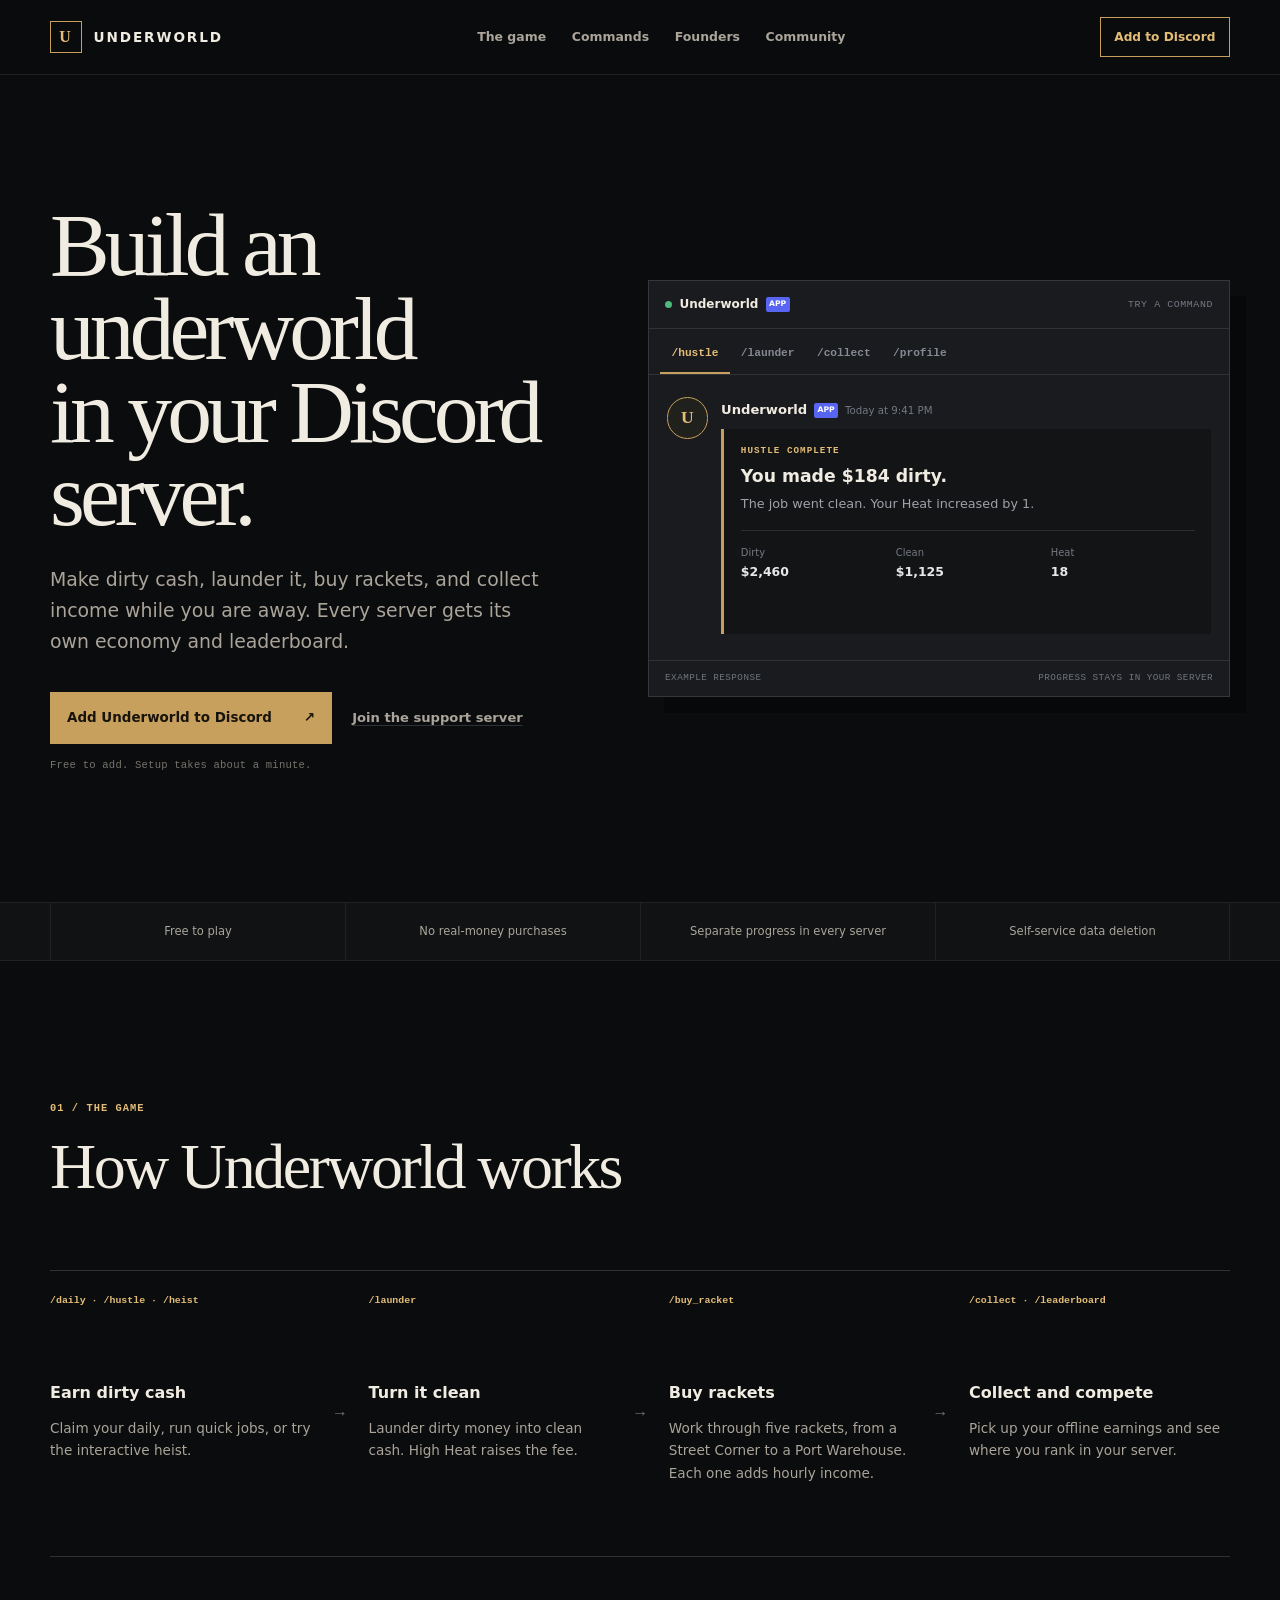
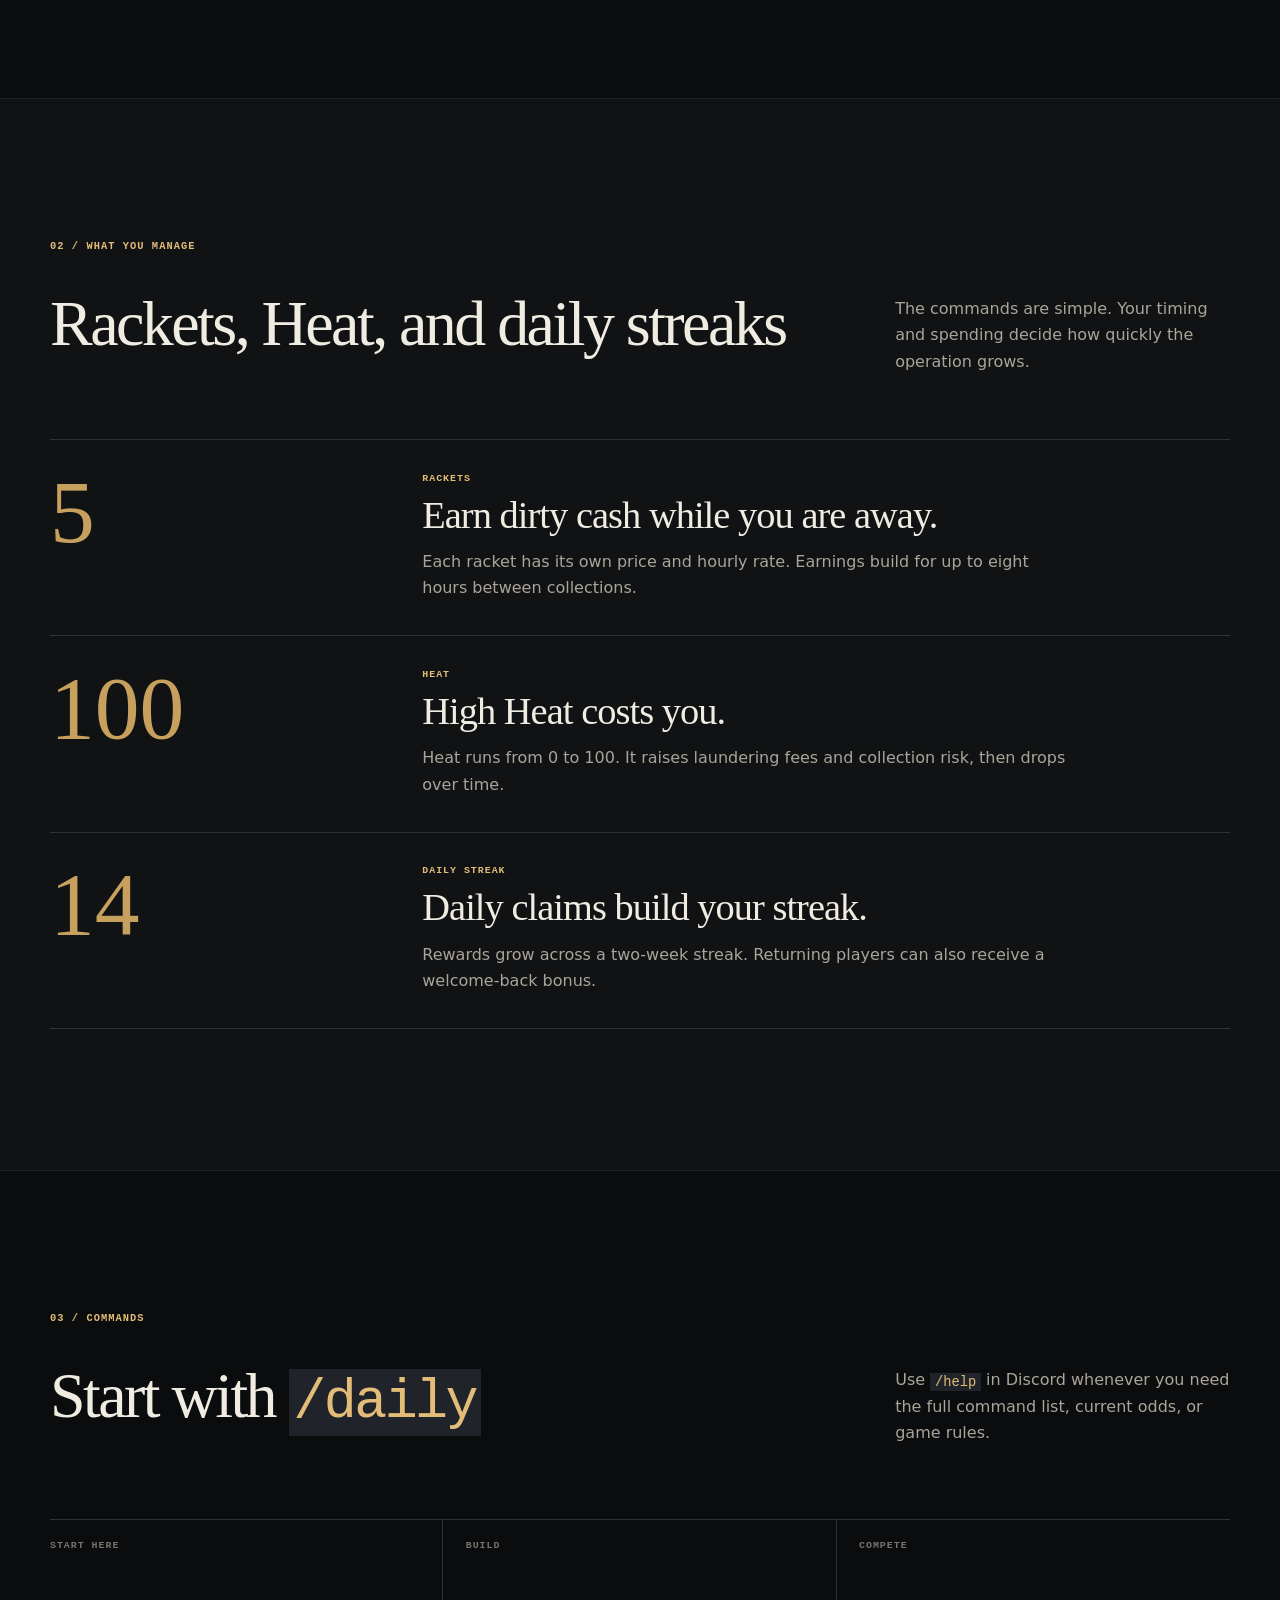
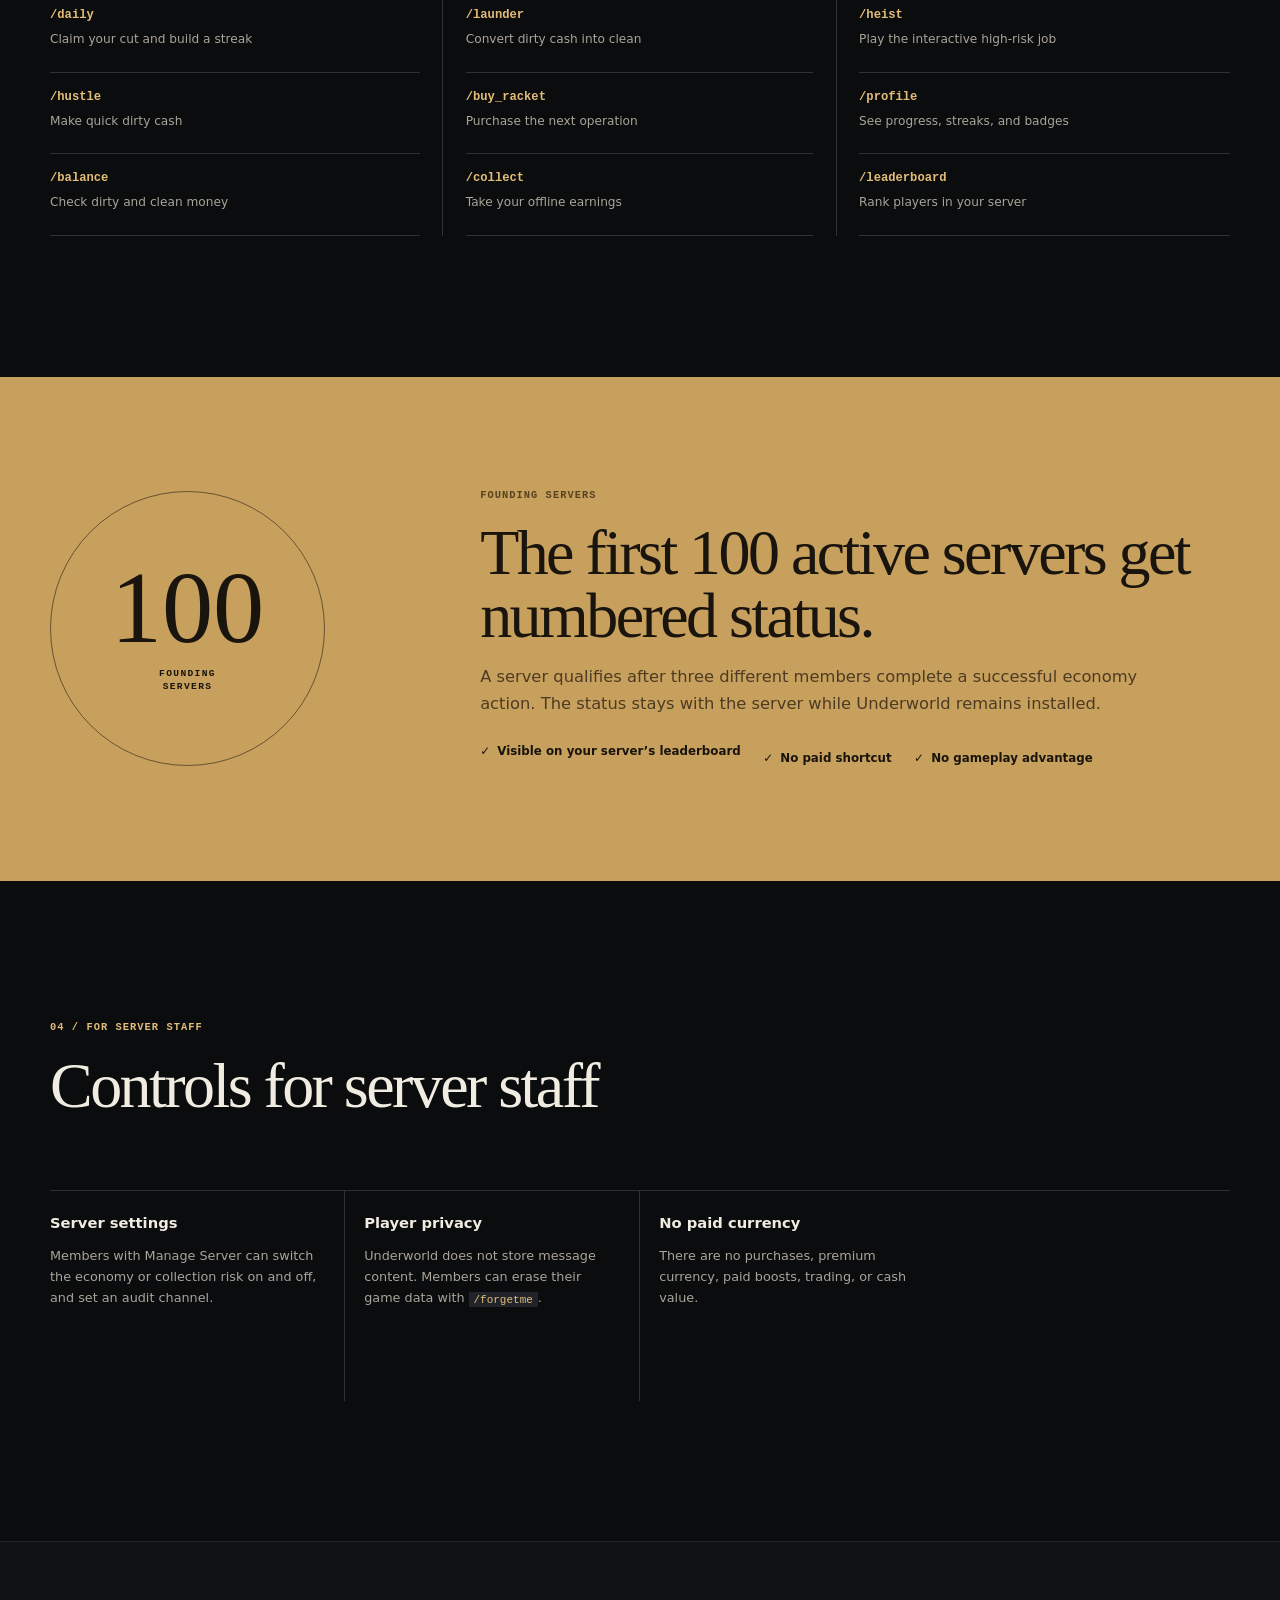
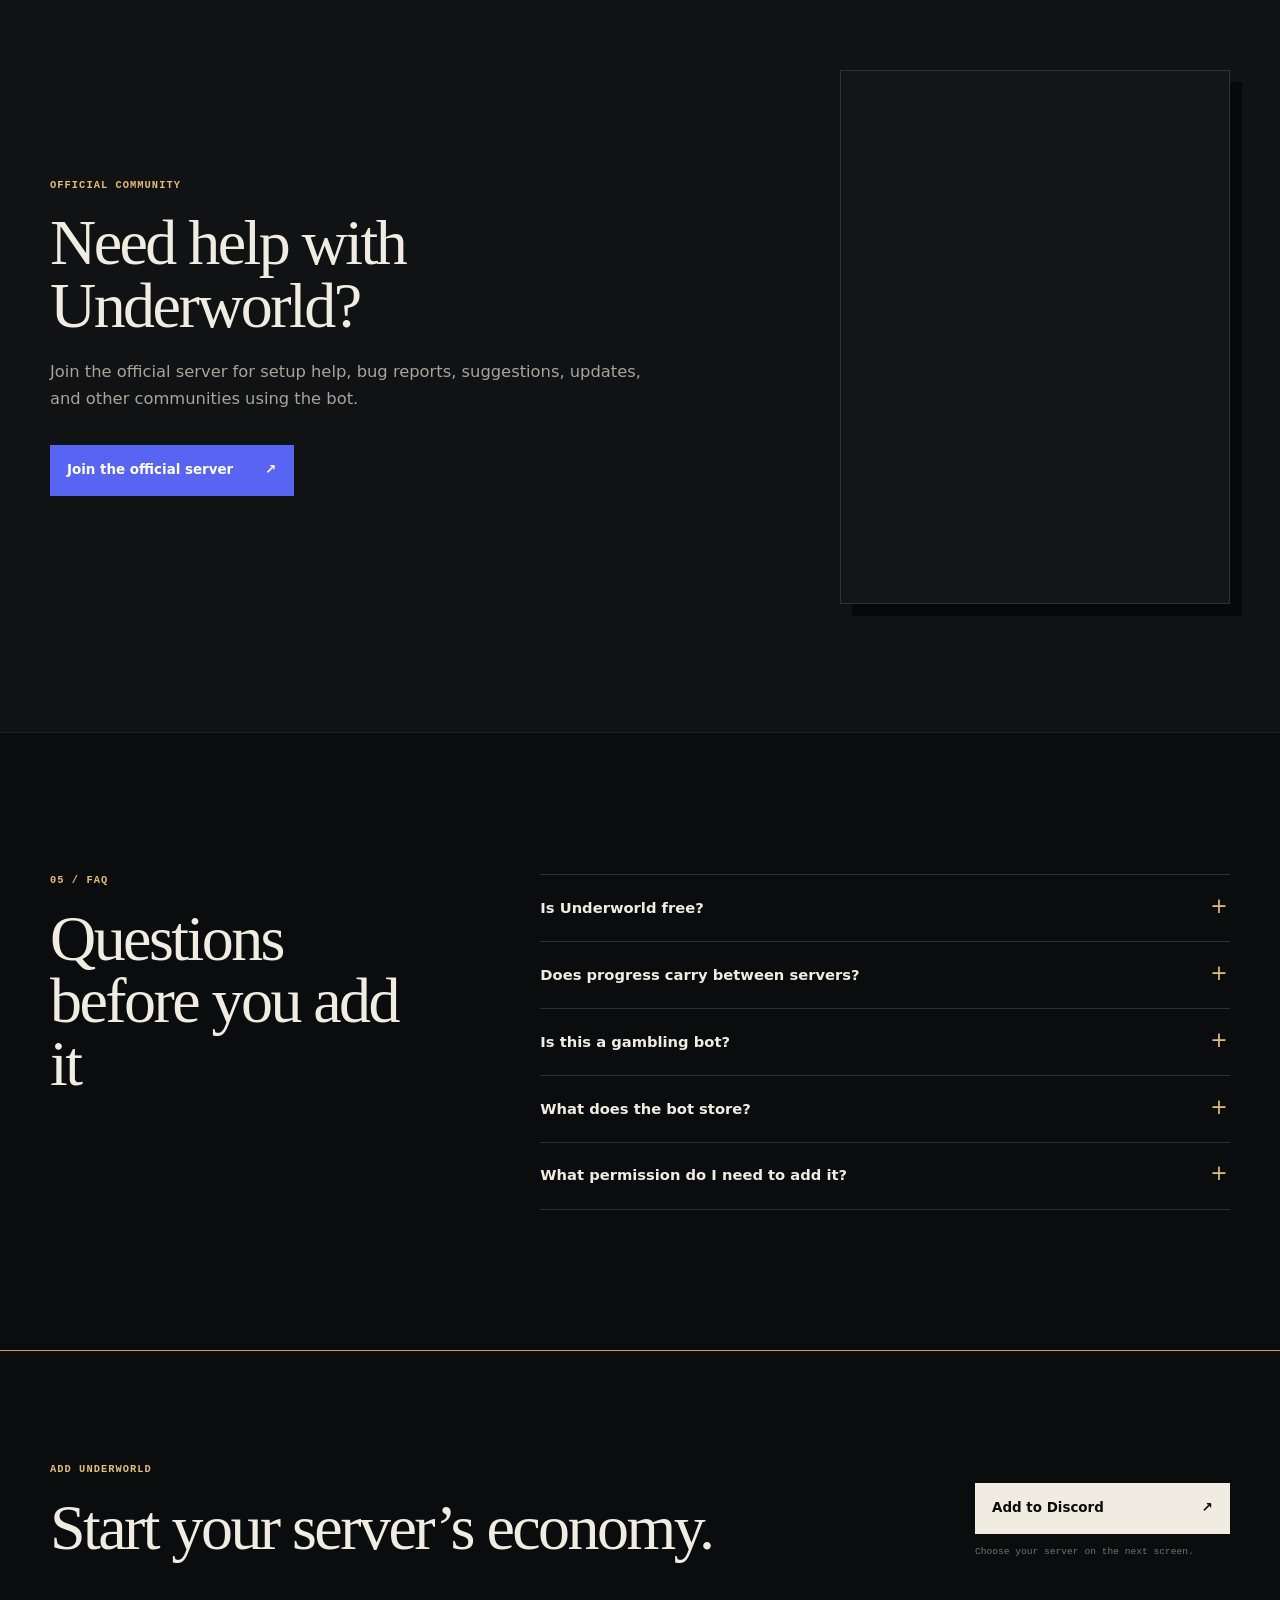
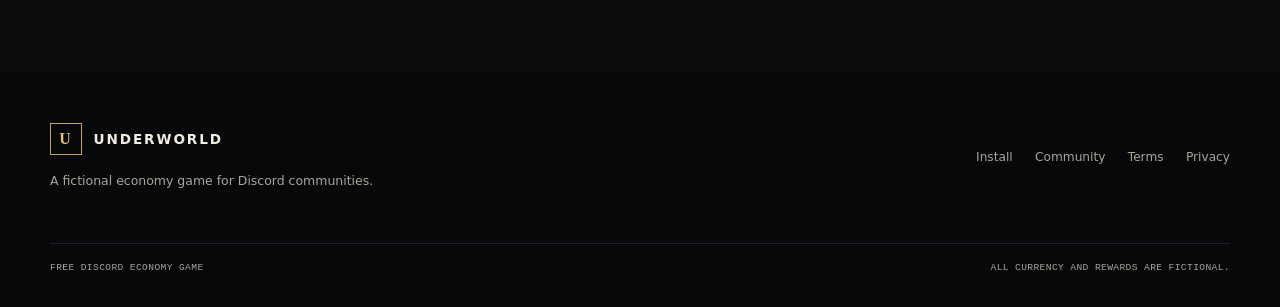
<file: index.html>
<!doctype html>
<html lang="en">
<head>
  <meta charset="utf-8">
  <meta name="viewport" content="width=device-width, initial-scale=1">
  <meta name="description" content="Underworld is a Discord economy game with dirty cash, laundering, rackets, Heat, streaks, and server leaderboards.">
  <meta name="theme-color" content="#0b0c0d">
  <meta property="og:type" content="website">
  <meta property="og:site_name" content="Underworld">
  <meta property="og:title" content="Underworld | A Discord economy game">
  <meta property="og:description" content="Make dirty cash, clean it, buy rackets, and compete with the rest of your server.">
  <meta property="og:url" content="https://joinunderworld.com/">
  <meta property="og:image" content="https://joinunderworld.com/og.png">
  <meta property="og:image:alt" content="Underworld, a Discord economy game">
  <meta name="twitter:card" content="summary_large_image">
  <meta name="twitter:title" content="Underworld | A Discord economy game">
  <meta name="twitter:description" content="Make dirty cash, clean it, buy rackets, and compete with the rest of your server.">
  <meta name="twitter:image" content="https://joinunderworld.com/og.png">
  <link rel="canonical" href="https://joinunderworld.com/">
  <link rel="icon" href="/favicon.svg" type="image/svg+xml">
  <title>Underworld | Discord Economy Bot</title>
  <link rel="stylesheet" href="site.css">
  <!-- Privacy-friendly analytics by Plausible -->
  <script async src="https://plausible.io/js/pa-GyqHx0YMHl3Pdd7LSScGl.js"></script>
  <script>
    window.plausible = window.plausible || function () {
      (window.plausible.q = window.plausible.q || []).push(arguments);
    };
    window.plausible.init = window.plausible.init || function (options) {
      window.plausible.o = options || {};
    };
    window.plausible.init();
  </script>
  <script src="site.js" defer></script>
</head>
<body>
  <a class="skip-link" href="#main">Skip to content</a>

  <header class="site-header">
    <div class="shell topbar">
      <a class="brand" href="/" aria-label="Underworld home">
        <span class="brand-mark" aria-hidden="true">U</span>
        <span>Underworld</span>
      </a>
      <nav aria-label="Primary navigation">
        <a href="#game">The game</a>
        <a href="#commands">Commands</a>
        <a href="#founders">Founders</a>
        <a class="plausible-event-name=Join+Discord+Server" href="/discord/" target="_blank" rel="noopener noreferrer">Community</a>
      </nav>
      <a class="header-cta plausible-event-name=Add+Bot+Click" href="/invite/" target="_blank" rel="noopener noreferrer">Add to Discord</a>
    </div>
  </header>

  <main id="main">
    <section class="hero shell">
      <div class="hero-copy">
        <h1>Build an underworld<br>in your Discord server.</h1>
        <p class="hero-lede">Make dirty cash, launder it, buy rackets, and collect income while you are away. Every server gets its own economy and leaderboard.</p>
        <div class="hero-actions">
          <a class="button button-primary plausible-event-name=Add+Bot+Click" href="/invite/" target="_blank" rel="noopener noreferrer"><span>Add Underworld to Discord</span><span aria-hidden="true">↗</span></a>
          <a class="text-link plausible-event-name=Join+Discord+Server" href="/discord/" target="_blank" rel="noopener noreferrer">Join the support server</a>
        </div>
        <p class="install-note">Free to add. Setup takes about a minute.</p>
      </div>

      <div class="demo" aria-label="Interactive Underworld command demo">
        <div class="demo-heading">
          <div><span class="online-dot" aria-hidden="true"></span><strong>Underworld</strong><small>APP</small></div>
          <span>Try a command</span>
        </div>
        <div class="demo-tabs" role="tablist" aria-label="Demo commands">
          <button class="demo-tab active plausible-event-name=Demo+Command" type="button" role="tab" aria-selected="true" aria-controls="demo-panel" data-demo="hustle">/hustle</button>
          <button class="demo-tab plausible-event-name=Demo+Command" type="button" role="tab" aria-selected="false" aria-controls="demo-panel" tabindex="-1" data-demo="launder">/launder</button>
          <button class="demo-tab plausible-event-name=Demo+Command" type="button" role="tab" aria-selected="false" aria-controls="demo-panel" tabindex="-1" data-demo="collect">/collect</button>
          <button class="demo-tab plausible-event-name=Demo+Command" type="button" role="tab" aria-selected="false" aria-controls="demo-panel" tabindex="-1" data-demo="profile">/profile</button>
        </div>
        <div class="demo-message" id="demo-panel" role="tabpanel" aria-live="polite">
          <div class="bot-avatar" aria-hidden="true">U</div>
          <div class="demo-content">
            <div class="message-author"><strong>Underworld</strong><span>APP</span><time>Today at 9:41 PM</time></div>
            <article class="response-card">
              <p class="response-label" id="demo-label">HUSTLE COMPLETE</p>
              <h2 id="demo-title">You made $184 dirty.</h2>
              <p id="demo-body">The job went clean. Your Heat increased by 1.</p>
              <dl class="response-stats" id="demo-stats">
                <div><dt>Dirty</dt><dd>$2,460</dd></div>
                <div><dt>Clean</dt><dd>$1,125</dd></div>
                <div><dt>Heat</dt><dd>18</dd></div>
              </dl>
            </article>
          </div>
        </div>
        <div class="demo-caption"><span>Example response</span><span>Progress stays in your server</span></div>
      </div>
    </section>

    <div class="principles">
      <div class="shell principle-row">
        <span>Free to play</span>
        <span>No real-money purchases</span>
        <span>Separate progress in every server</span>
        <span>Self-service data deletion</span>
      </div>
    </div>

    <section class="game-section shell" id="game">
      <header class="editorial-heading">
        <p class="section-index">01 / The game</p>
        <h2>How Underworld works</h2>
      </header>

      <div class="economy-flow" aria-label="The Underworld economy loop">
        <article>
          <p class="flow-command">/daily · /hustle · /heist</p>
          <h3>Earn dirty cash</h3>
          <p>Claim your daily, run quick jobs, or try the interactive heist.</p>
        </article>
        <span class="flow-arrow" aria-hidden="true">→</span>
        <article>
          <p class="flow-command">/launder</p>
          <h3>Turn it clean</h3>
          <p>Launder dirty money into clean cash. High Heat raises the fee.</p>
        </article>
        <span class="flow-arrow" aria-hidden="true">→</span>
        <article>
          <p class="flow-command">/buy_racket</p>
          <h3>Buy rackets</h3>
          <p>Work through five rackets, from a Street Corner to a Port Warehouse. Each one adds hourly income.</p>
        </article>
        <span class="flow-arrow" aria-hidden="true">→</span>
        <article>
          <p class="flow-command">/collect · /leaderboard</p>
          <h3>Collect and compete</h3>
          <p>Pick up your offline earnings and see where you rank in your server.</p>
        </article>
      </div>
    </section>

    <section class="depth-section">
      <div class="shell">
        <header class="editorial-heading split-heading">
          <p class="section-index">02 / What you manage</p>
          <h2>Rackets, Heat, and daily streaks</h2>
          <p>The commands are simple. Your timing and spending decide how quickly the operation grows.</p>
        </header>

        <div class="depth-list">
          <article>
            <div class="depth-number">5</div>
            <div><p class="depth-kicker">Rackets</p><h3>Earn dirty cash while you are away.</h3><p>Each racket has its own price and hourly rate. Earnings build for up to eight hours between collections.</p></div>
          </article>
          <article>
            <div class="depth-number">100</div>
            <div><p class="depth-kicker">Heat</p><h3>High Heat costs you.</h3><p>Heat runs from 0 to 100. It raises laundering fees and collection risk, then drops over time.</p></div>
          </article>
          <article>
            <div class="depth-number">14</div>
            <div><p class="depth-kicker">Daily streak</p><h3>Daily claims build your streak.</h3><p>Rewards grow across a two-week streak. Returning players can also receive a welcome-back bonus.</p></div>
          </article>
        </div>
      </div>
    </section>

    <section class="commands-section shell" id="commands">
      <header class="editorial-heading split-heading">
        <p class="section-index">03 / Commands</p>
        <h2>Start with <code>/daily</code></h2>
        <p>Use <code>/help</code> in Discord whenever you need the full command list, current odds, or game rules.</p>
      </header>

      <div class="command-directory">
        <div class="command-group">
          <p>Start here</p>
          <div><code>/daily</code><span>Claim your cut and build a streak</span></div>
          <div><code>/hustle</code><span>Make quick dirty cash</span></div>
          <div><code>/balance</code><span>Check dirty and clean money</span></div>
        </div>
        <div class="command-group">
          <p>Build</p>
          <div><code>/launder</code><span>Convert dirty cash into clean</span></div>
          <div><code>/buy_racket</code><span>Purchase the next operation</span></div>
          <div><code>/collect</code><span>Take your offline earnings</span></div>
        </div>
        <div class="command-group">
          <p>Compete</p>
          <div><code>/heist</code><span>Play the interactive high-risk job</span></div>
          <div><code>/profile</code><span>See progress, streaks, and badges</span></div>
          <div><code>/leaderboard</code><span>Rank players in your server</span></div>
        </div>
      </div>
    </section>

    <section class="founder-section" id="founders">
      <div class="shell founder-grid">
        <div class="founder-seal" aria-hidden="true"><span>100</span><small>FOUNDING<br>SERVERS</small></div>
        <div>
          <p class="section-index">Founding Servers</p>
          <h2>The first 100 active servers get numbered status.</h2>
          <p>A server qualifies after three different members complete a successful economy action. The status stays with the server while Underworld remains installed.</p>
          <ul>
            <li>Visible on your server’s leaderboard</li>
            <li>No paid shortcut</li>
            <li>No gameplay advantage</li>
          </ul>
        </div>
      </div>
    </section>

    <section class="owner-section shell">
      <header class="editorial-heading">
        <p class="section-index">04 / For server staff</p>
        <h2>Controls for server staff</h2>
      </header>
      <div class="owner-grid">
        <article><h3>Server settings</h3><p>Members with Manage Server can switch the economy or collection risk on and off, and set an audit channel.</p></article>
        <article><h3>Player privacy</h3><p>Underworld does not store message content. Members can erase their game data with <code>/forgetme</code>.</p></article>
        <article><h3>No paid currency</h3><p>There are no purchases, premium currency, paid boosts, trading, or cash value.</p></article>
      </div>
    </section>

    <section class="community-section">
      <div class="shell community-grid">
        <div class="community-copy">
          <p class="section-index">Official community</p>
          <h2>Need help with Underworld?</h2>
          <p>Join the official server for setup help, bug reports, suggestions, updates, and other communities using the bot.</p>
          <a class="button button-discord plausible-event-name=Join+Discord+Server" href="/discord/" target="_blank" rel="noopener noreferrer"><span>Join the official server</span><span aria-hidden="true">↗</span></a>
        </div>
        <div class="widget-wrap">
          <iframe src="https://discord.com/widget?id=1539761404016463912&amp;theme=dark" width="350" height="500" allowtransparency="true" frameborder="0" sandbox="allow-popups allow-popups-to-escape-sandbox allow-same-origin allow-scripts" title="Underworld official Discord server"></iframe>
        </div>
      </div>
    </section>

    <section class="faq-section shell">
      <header class="editorial-heading"><p class="section-index">05 / FAQ</p><h2>Questions before you add it</h2></header>
      <div class="faq-list">
        <details><summary>Is Underworld free?</summary><p>Yes. There are no purchases, subscriptions, premium tiers, paid boosts, or pay-to-win benefits.</p></details>
        <details><summary>Does progress carry between servers?</summary><p>No. Every server has an independent economy, balances, progression, and leaderboard.</p></details>
        <details><summary>Is this a gambling bot?</summary><p>No. Underworld uses fictional currency with no real-world value. Nothing can be bought, sold, traded, transferred, or cashed out.</p></details>
        <details><summary>What does the bot store?</summary><p>Discord IDs and the game state needed to keep progress working. Underworld does not store message content, usernames, email addresses, or payment details. Read the <a href="privacy.html">Privacy Policy</a> for the full explanation.</p></details>
        <details><summary>What permission do I need to add it?</summary><p>You need Manage Server in the Discord server where you want to install Underworld.</p></details>
      </div>
    </section>

    <section class="final-cta">
      <div class="shell final-cta-grid">
        <div><p class="section-index">Add Underworld</p><h2>Start your server’s economy.</h2></div>
        <div class="final-action">
          <a class="button button-inverse plausible-event-name=Add+Bot+Click" href="/invite/" target="_blank" rel="noopener noreferrer"><span>Add to Discord</span><span aria-hidden="true">↗</span></a>
          <p>Choose your server on the next screen.</p>
        </div>
      </div>
    </section>
  </main>

  <footer class="site-footer">
    <div class="shell footer-main">
      <div><a class="brand" href="/"><span class="brand-mark" aria-hidden="true">U</span><span>Underworld</span></a><p>A fictional economy game for Discord communities.</p></div>
      <div class="footer-links"><a class="plausible-event-name=Add+Bot+Click" href="/invite/" target="_blank" rel="noopener noreferrer">Install</a><a class="plausible-event-name=Join+Discord+Server" href="/discord/" target="_blank" rel="noopener noreferrer">Community</a><a href="terms.html">Terms</a><a href="privacy.html">Privacy</a></div>
    </div>
    <div class="shell footer-bottom"><span>Free Discord economy game</span><span>All currency and rewards are fictional.</span></div>
  </footer>

  <div class="mobile-install" aria-label="Install Underworld">
    <div><strong>Underworld</strong><span>Free · No purchases</span></div>
    <a class="plausible-event-name=Add+Bot+Click" href="/invite/" target="_blank" rel="noopener noreferrer">Add</a>
  </div>
</body>
</html>
</file>
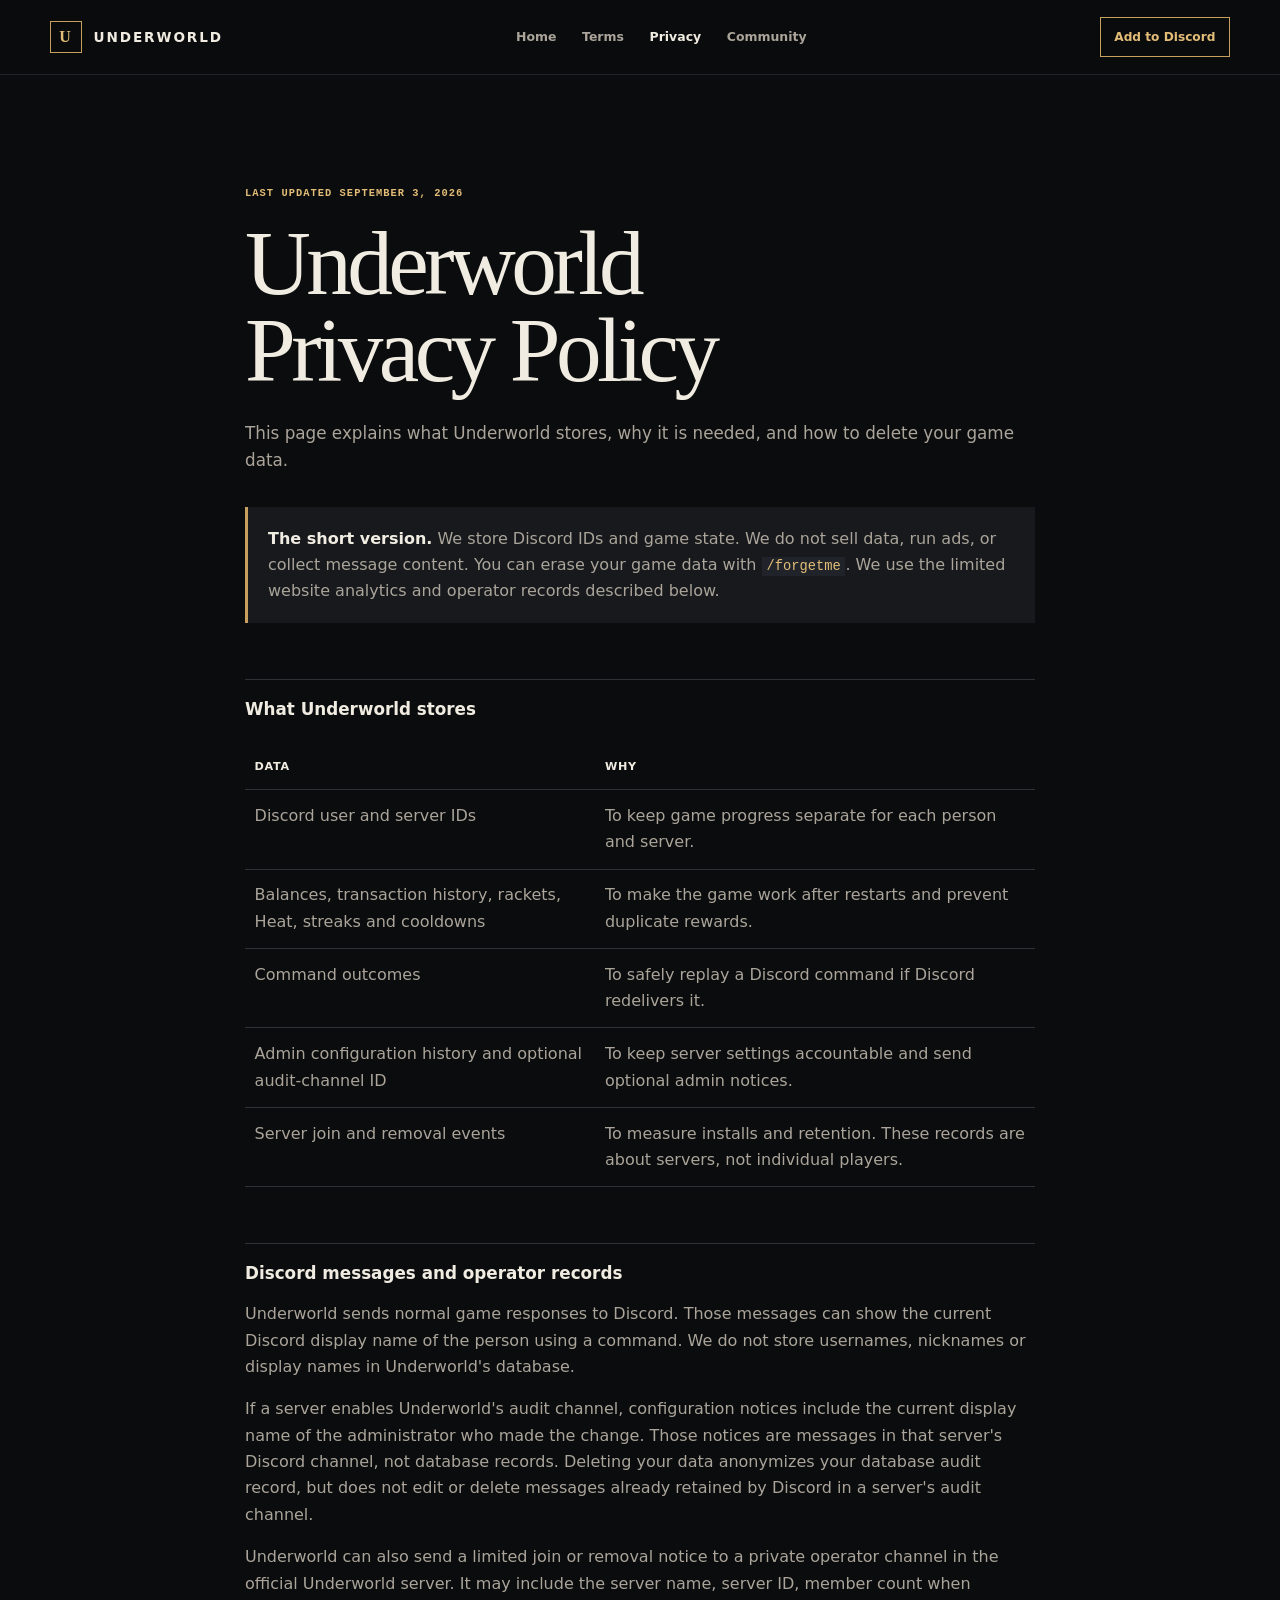
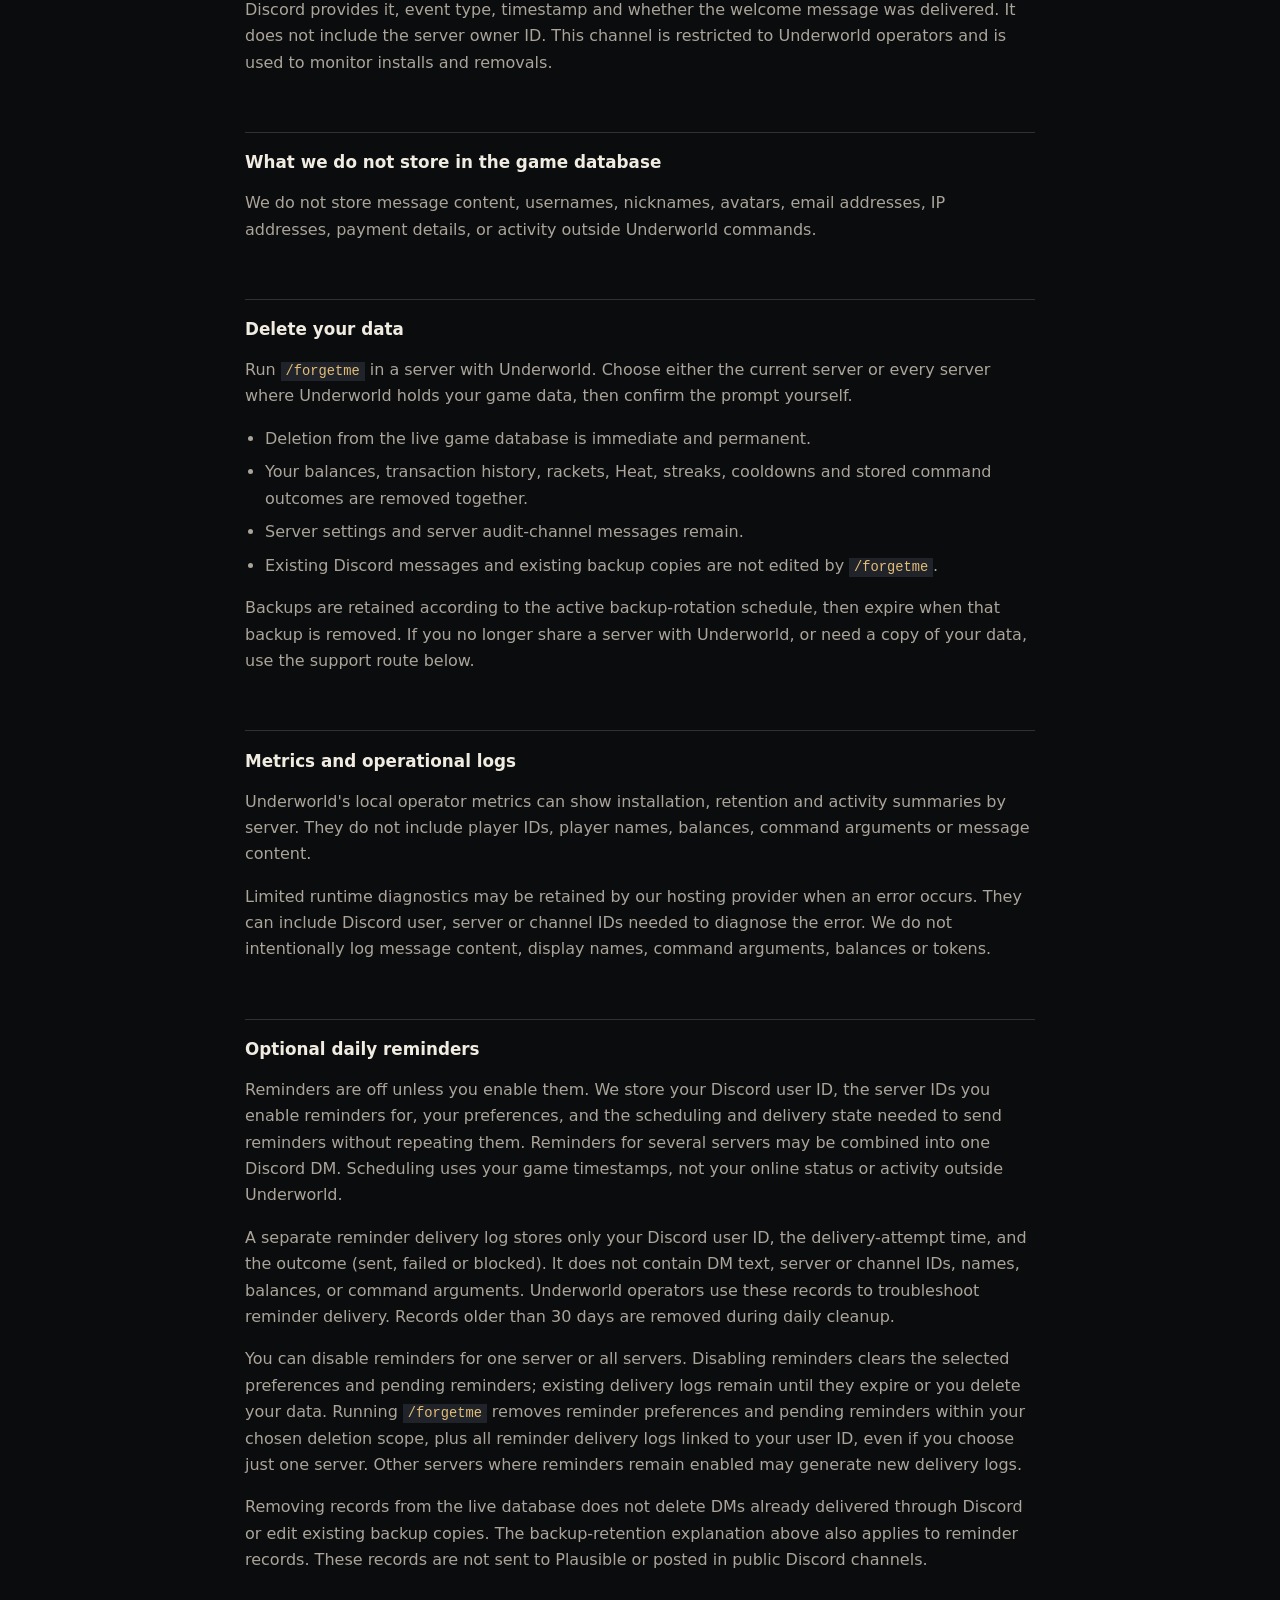
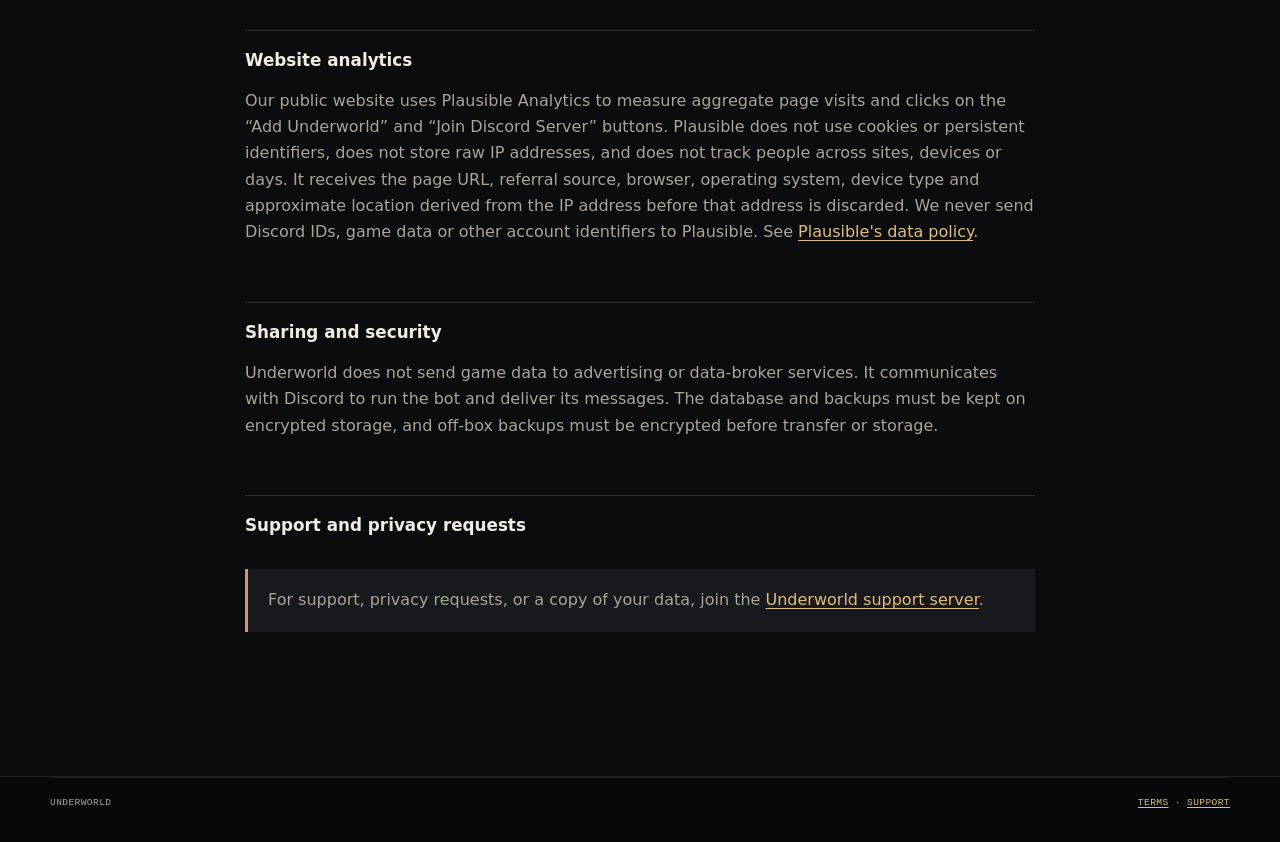
<file: privacy.html>
<!doctype html>
<html lang="en">
  <head>
    <meta charset="utf-8">
    <meta name="viewport" content="width=device-width, initial-scale=1">
    <meta name="description" content="Underworld's privacy policy.">
    <meta name="theme-color" content="#0d0e0f">
    <link rel="canonical" href="https://joinunderworld.com/privacy.html">
    <link rel="icon" href="/favicon.svg" type="image/svg+xml">
    <title>Privacy · Underworld</title>
    <link rel="stylesheet" href="site.css">
    <!-- Privacy-friendly analytics by Plausible -->
    <script async src="https://plausible.io/js/pa-GyqHx0YMHl3Pdd7LSScGl.js"></script>
    <script>
      window.plausible = window.plausible || function () {
        (window.plausible.q = window.plausible.q || []).push(arguments);
      };
      window.plausible.init = window.plausible.init || function (options) {
        window.plausible.o = options || {};
      };
      window.plausible.init();
    </script>
  </head>
  <body>
    <header class="site-header">
      <div class="shell topbar">
        <a class="brand" href="/" aria-label="Underworld home"><span class="brand-mark" aria-hidden="true">U</span><span>Underworld</span></a>
        <nav aria-label="Primary navigation">
          <a href="/">Home</a>
          <a href="terms.html">Terms</a>
          <a aria-current="page" href="privacy.html">Privacy</a>
          <a class="plausible-event-name=Join+Discord+Server" href="/discord/" target="_blank" rel="noopener noreferrer">Community</a>
        </nav>
        <a class="header-cta plausible-event-name=Add+Bot+Click" href="/invite/" target="_blank" rel="noopener noreferrer">Add to Discord</a>
      </div>
    </header>
    <main class="shell">
      <p class="eyebrow">Last updated September 3, 2026</p>
      <h1>Underworld<br>Privacy Policy</h1>
      <p class="lede">This page explains what Underworld stores, why it is needed, and how to delete your game data.</p>

      <section class="promise">
        <strong>The short version.</strong> We store Discord IDs and game state. We do not sell data, run ads, or collect message content. You can erase your game data with <code>/forgetme</code>. We use the limited website analytics and operator records described below.
      </section>

      <h2>What Underworld stores</h2>
      <table>
        <thead><tr><th>Data</th><th>Why</th></tr></thead>
        <tbody>
          <tr><td>Discord user and server IDs</td><td>To keep game progress separate for each person and server.</td></tr>
          <tr><td>Balances, transaction history, rackets, Heat, streaks and cooldowns</td><td>To make the game work after restarts and prevent duplicate rewards.</td></tr>
          <tr><td>Command outcomes</td><td>To safely replay a Discord command if Discord redelivers it.</td></tr>
          <tr><td>Admin configuration history and optional audit-channel ID</td><td>To keep server settings accountable and send optional admin notices.</td></tr>
          <tr><td>Server join and removal events</td><td>To measure installs and retention. These records are about servers, not individual players.</td></tr>
        </tbody>
      </table>

      <h2>Discord messages and operator records</h2>
      <p>Underworld sends normal game responses to Discord. Those messages can show the current Discord display name of the person using a command. We do not store usernames, nicknames or display names in Underworld's database.</p>
      <p>If a server enables Underworld's audit channel, configuration notices include the current display name of the administrator who made the change. Those notices are messages in that server's Discord channel, not database records. Deleting your data anonymizes your database audit record, but does not edit or delete messages already retained by Discord in a server's audit channel.</p>
      <p>Underworld can also send a limited join or removal notice to a private operator channel in the official Underworld server. It may include the server name, server ID, member count when Discord provides it, event type, timestamp and whether the welcome message was delivered. It does not include the server owner ID. This channel is restricted to Underworld operators and is used to monitor installs and removals.</p>

      <h2>What we do not store in the game database</h2>
      <p>We do not store message content, usernames, nicknames, avatars, email addresses, IP addresses, payment details, or activity outside Underworld commands.</p>

      <h2>Delete your data</h2>
      <p>Run <code>/forgetme</code> in a server with Underworld. Choose either the current server or every server where Underworld holds your game data, then confirm the prompt yourself.</p>
      <ul>
        <li>Deletion from the live game database is immediate and permanent.</li>
        <li>Your balances, transaction history, rackets, Heat, streaks, cooldowns and stored command outcomes are removed together.</li>
        <li>Server settings and server audit-channel messages remain.</li>
        <li>Existing Discord messages and existing backup copies are not edited by <code>/forgetme</code>.</li>
      </ul>
      <p>Backups are retained according to the active backup-rotation schedule, then expire when that backup is removed. If you no longer share a server with Underworld, or need a copy of your data, use the support route below.</p>

      <h2>Metrics and operational logs</h2>
      <p>Underworld's local operator metrics can show installation, retention and activity summaries by server. They do not include player IDs, player names, balances, command arguments or message content.</p>
      <p>Limited runtime diagnostics may be retained by our hosting provider when an error occurs. They can include Discord user, server or channel IDs needed to diagnose the error. We do not intentionally log message content, display names, command arguments, balances or tokens.</p>

      <h2>Optional daily reminders</h2>
      <p>Reminders are off unless you enable them. We store your Discord user ID, the server IDs you enable reminders for, your preferences, and the scheduling and delivery state needed to send reminders without repeating them. Reminders for several servers may be combined into one Discord DM. Scheduling uses your game timestamps, not your online status or activity outside Underworld.</p>
      <p>A separate reminder delivery log stores only your Discord user ID, the delivery-attempt time, and the outcome (sent, failed or blocked). It does not contain DM text, server or channel IDs, names, balances, or command arguments. Underworld operators use these records to troubleshoot reminder delivery. Records older than 30 days are removed during daily cleanup.</p>
      <p>You can disable reminders for one server or all servers. Disabling reminders clears the selected preferences and pending reminders; existing delivery logs remain until they expire or you delete your data. Running <code>/forgetme</code> removes reminder preferences and pending reminders within your chosen deletion scope, plus all reminder delivery logs linked to your user ID, even if you choose just one server. Other servers where reminders remain enabled may generate new delivery logs.</p>
      <p>Removing records from the live database does not delete DMs already delivered through Discord or edit existing backup copies. The backup-retention explanation above also applies to reminder records. These records are not sent to Plausible or posted in public Discord channels.</p>

      <h2>Website analytics</h2>
      <p>Our public website uses Plausible Analytics to measure aggregate page visits and clicks on the “Add Underworld” and “Join Discord Server” buttons. Plausible does not use cookies or persistent identifiers, does not store raw IP addresses, and does not track people across sites, devices or days. It receives the page URL, referral source, browser, operating system, device type and approximate location derived from the IP address before that address is discarded. We never send Discord IDs, game data or other account identifiers to Plausible. See <a href="https://plausible.io/data-policy">Plausible's data policy</a>.</p>

      <h2>Sharing and security</h2>
      <p>Underworld does not send game data to advertising or data-broker services. It communicates with Discord to run the bot and deliver its messages. The database and backups must be kept on encrypted storage, and off-box backups must be encrypted before transfer or storage.</p>

      <h2>Support and privacy requests</h2>
      <div class="notice">For support, privacy requests, or a copy of your data, join the <a href="/discord/">Underworld support server</a>.</div>
    </main>
    <footer><div class="shell footer-bottom"><span>Underworld</span><span><a href="terms.html">Terms</a> · <a href="/discord/">Support</a></span></div></footer>
  </body>
</html>
</file>
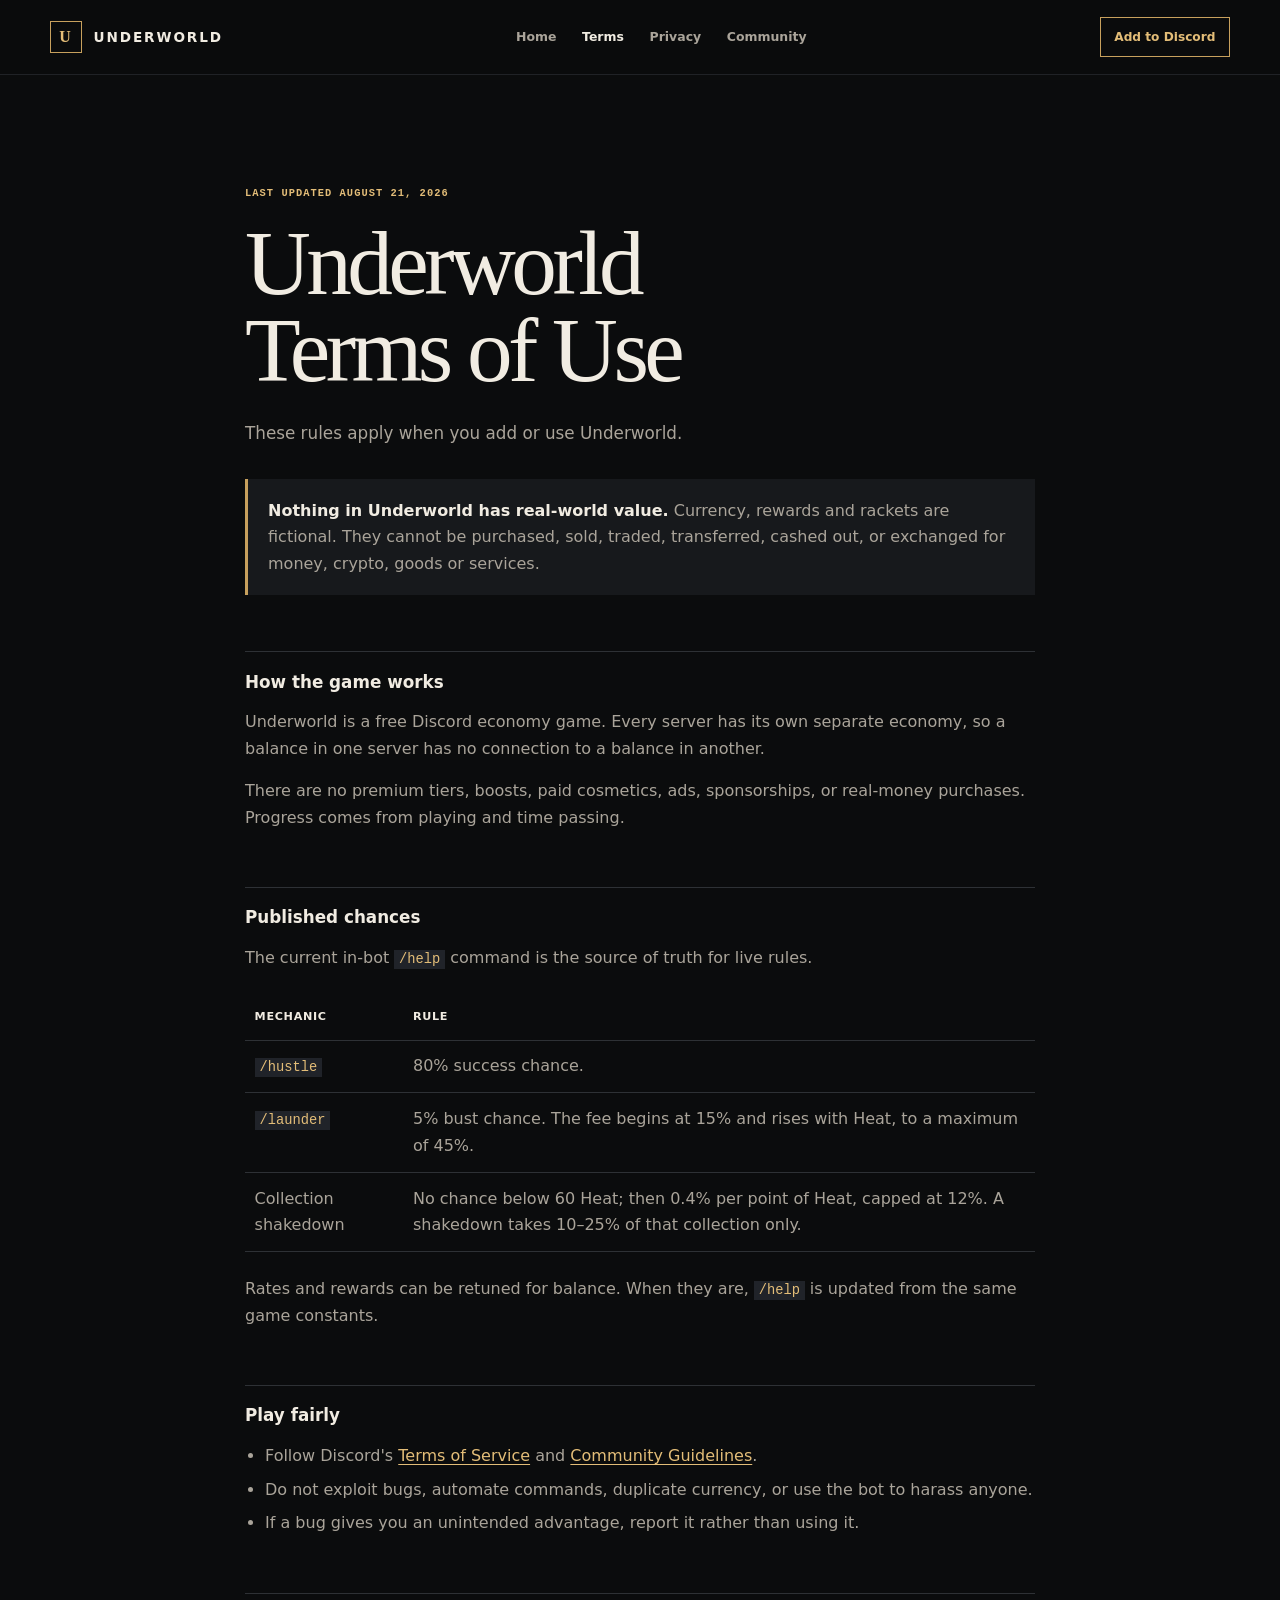
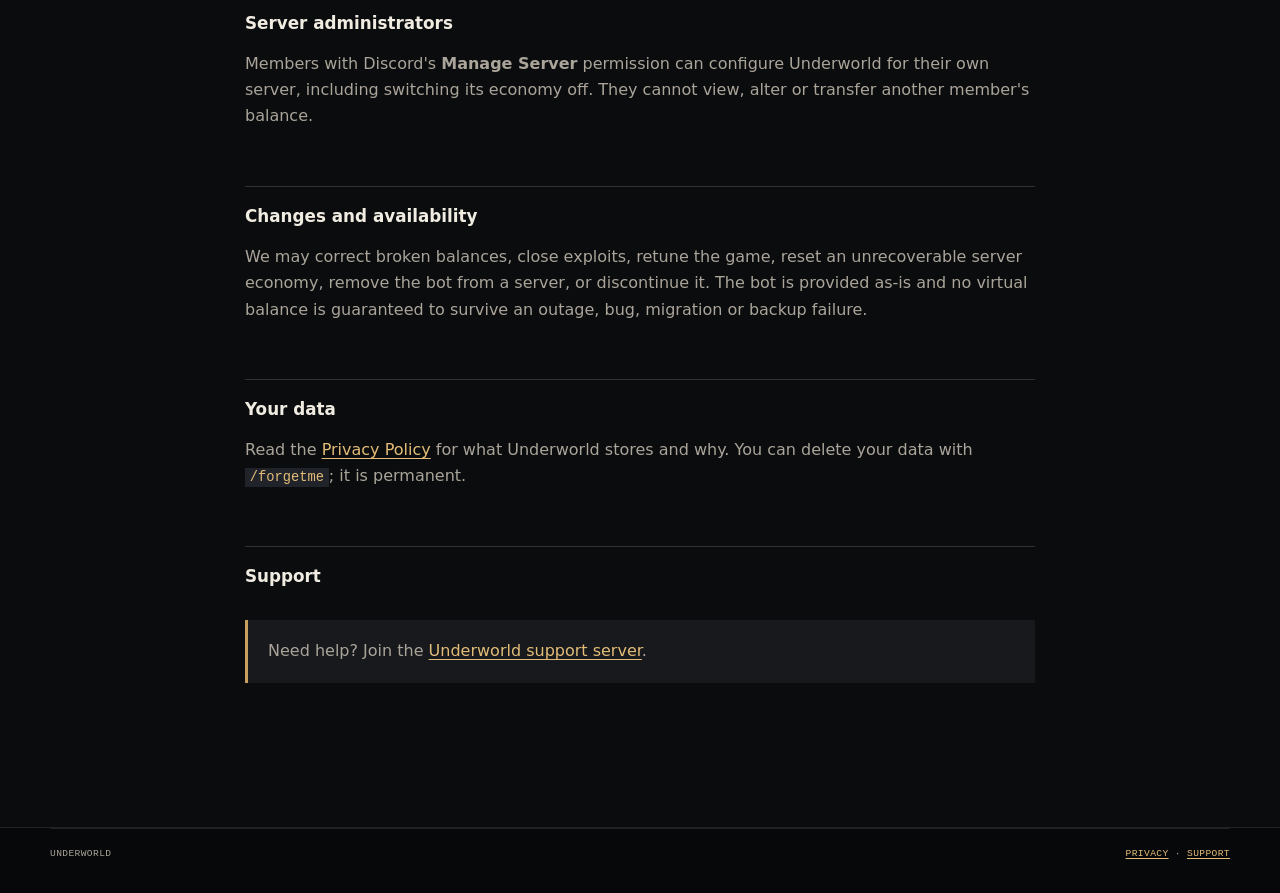
<file: terms.html>
<!doctype html>
<html lang="en">
<head>
  <meta charset="utf-8">
  <meta name="viewport" content="width=device-width, initial-scale=1">
  <meta name="description" content="Underworld's terms of use.">
  <meta name="theme-color" content="#0d0e0f">
  <link rel="canonical" href="https://joinunderworld.com/terms.html">
  <link rel="icon" href="/favicon.svg" type="image/svg+xml">
  <title>Terms of Use | Underworld</title>
  <link rel="stylesheet" href="site.css">
  <!-- Privacy-friendly analytics by Plausible -->
  <script async src="https://plausible.io/js/pa-GyqHx0YMHl3Pdd7LSScGl.js"></script>
  <script>
    window.plausible = window.plausible || function () {
      (window.plausible.q = window.plausible.q || []).push(arguments);
    };
    window.plausible.init = window.plausible.init || function (options) {
      window.plausible.o = options || {};
    };
    window.plausible.init();
  </script>
</head>
<body>
  <header class="site-header">
    <div class="shell topbar">
      <a class="brand" href="/" aria-label="Underworld home"><span class="brand-mark" aria-hidden="true">U</span><span>Underworld</span></a>
      <nav aria-label="Primary navigation">
        <a href="/">Home</a>
        <a aria-current="page" href="terms.html">Terms</a>
        <a href="privacy.html">Privacy</a>
        <a class="plausible-event-name=Join+Discord+Server" href="/discord/" target="_blank" rel="noopener noreferrer">Community</a>
      </nav>
      <a class="header-cta plausible-event-name=Add+Bot+Click" href="/invite/" target="_blank" rel="noopener noreferrer">Add to Discord</a>
    </div>
  </header>

  <main class="shell">
    <p class="eyebrow">Last updated August 21, 2026</p>
    <h1>Underworld<br>Terms of Use</h1>
    <p class="lede">These rules apply when you add or use Underworld.</p>

    <section class="promise"><strong>Nothing in Underworld has real-world value.</strong> Currency, rewards and rackets are fictional. They cannot be purchased, sold, traded, transferred, cashed out, or exchanged for money, crypto, goods or services.</section>

    <h2>How the game works</h2>
    <p>Underworld is a free Discord economy game. Every server has its own separate economy, so a balance in one server has no connection to a balance in another.</p>
    <p>There are no premium tiers, boosts, paid cosmetics, ads, sponsorships, or real-money purchases. Progress comes from playing and time passing.</p>

    <h2>Published chances</h2>
    <p>The current in-bot <code>/help</code> command is the source of truth for live rules.</p>
    <table>
      <thead><tr><th>Mechanic</th><th>Rule</th></tr></thead>
      <tbody>
        <tr><td><code>/hustle</code></td><td>80% success chance.</td></tr>
        <tr><td><code>/launder</code></td><td>5% bust chance. The fee begins at 15% and rises with Heat, to a maximum of 45%.</td></tr>
        <tr><td>Collection shakedown</td><td>No chance below 60 Heat; then 0.4% per point of Heat, capped at 12%. A shakedown takes 10–25% of that collection only.</td></tr>
      </tbody>
    </table>
    <p>Rates and rewards can be retuned for balance. When they are, <code>/help</code> is updated from the same game constants.</p>

    <h2>Play fairly</h2>
    <ul>
      <li>Follow Discord's <a href="https://discord.com/terms">Terms of Service</a> and <a href="https://discord.com/guidelines">Community Guidelines</a>.</li>
      <li>Do not exploit bugs, automate commands, duplicate currency, or use the bot to harass anyone.</li>
      <li>If a bug gives you an unintended advantage, report it rather than using it.</li>
    </ul>

    <h2>Server administrators</h2>
    <p>Members with Discord's <strong>Manage Server</strong> permission can configure Underworld for their own server, including switching its economy off. They cannot view, alter or transfer another member's balance.</p>

    <h2>Changes and availability</h2>
    <p>We may correct broken balances, close exploits, retune the game, reset an unrecoverable server economy, remove the bot from a server, or discontinue it. The bot is provided as-is and no virtual balance is guaranteed to survive an outage, bug, migration or backup failure.</p>

    <h2>Your data</h2>
    <p>Read the <a href="privacy.html">Privacy Policy</a> for what Underworld stores and why. You can delete your data with <code>/forgetme</code>; it is permanent.</p>

    <h2>Support</h2>
    <div class="notice">Need help? Join the <a href="/discord/">Underworld support server</a>.</div>
  </main>

  <footer><div class="shell footer-bottom"><span>Underworld</span><span><a href="privacy.html">Privacy</a> · <a href="/discord/">Support</a></span></div></footer>
</body>
</html>
</file>
<file: site.css>
:root {
  color-scheme: dark;
  --black: #0b0c0d;
  --black-soft: #101214;
  --charcoal: #17191c;
  --charcoal-light: #202328;
  --paper: #f1ece2;
  --paper-muted: #aaa49a;
  --paper-faint: #77736d;
  --rule: #2e3135;
  --rule-soft: #202226;
  --brass: #c7a05d;
  --brass-light: #e3bd78;
  --discord: #5865f2;
  --green: #4fb87d;
  --max: 1180px;
  --reading: 790px;
  --serif: Georgia, "Times New Roman", serif;
  --sans: Inter, ui-sans-serif, system-ui, -apple-system, BlinkMacSystemFont, "Segoe UI", sans-serif;
  --mono: "SFMono-Regular", Consolas, "Liberation Mono", monospace;
}

* { box-sizing: border-box; }
html { background: var(--black); scroll-behavior: smooth; }
body { margin: 0; background: var(--black); color: var(--paper); font: 16px/1.65 var(--sans); text-rendering: optimizeLegibility; }
button, input, textarea, select { font: inherit; }
a { color: var(--brass-light); text-underline-offset: .2em; }
a:hover { color: #f3d8a7; }
:focus-visible { outline: 2px solid var(--brass-light); outline-offset: 4px; }

.skip-link { background: var(--paper); color: var(--black); left: 1rem; padding: .6rem .9rem; position: fixed; top: -5rem; z-index: 100; }
.skip-link:focus { top: 1rem; }
.shell { margin-inline: auto; width: min(calc(100% - 3rem), var(--max)); }

.site-header,
body > header { background: rgb(11 12 13 / 94%); border-bottom: 1px solid var(--rule-soft); position: sticky; top: 0; z-index: 30; }
.topbar { align-items: center; display: grid; gap: 2rem; grid-template-columns: auto 1fr auto; min-height: 4.65rem; }
.brand { align-items: center; color: var(--paper); display: inline-flex; font-size: .85rem; font-weight: 800; gap: .72rem; letter-spacing: .14em; text-decoration: none; text-transform: uppercase; }
.brand:hover { color: var(--paper); }
.brand-mark { align-items: center; border: 1px solid var(--brass); color: var(--brass-light); display: inline-flex; font: 700 1rem/1 var(--serif); height: 2rem; justify-content: center; width: 2rem; }
nav { display: flex; gap: 1.6rem; justify-content: center; }
nav a { color: var(--paper-muted); font-size: .78rem; font-weight: 650; text-decoration: none; }
nav a:hover,
nav a[aria-current="page"] { color: var(--paper); }
.header-cta { border: 1px solid var(--brass); color: var(--brass-light); font-size: .76rem; font-weight: 800; padding: .58rem .85rem; text-decoration: none; }
.header-cta:hover { background: var(--brass); color: #16120c; }

.hero { align-items: center; display: grid; gap: clamp(3rem, 8vw, 8rem); grid-template-columns: minmax(0, .92fr) minmax(430px, 1.08fr); min-height: 720px; padding-block: clamp(5rem, 10vw, 8.5rem); }
h1, h2 { font-family: var(--serif); font-weight: 500; }
h1 { font-size: clamp(3.5rem, 7vw, 6.7rem); letter-spacing: -.055em; line-height: .93; margin: 0 0 1.7rem; }
.hero-lede { color: var(--paper-muted); font-size: clamp(1.05rem, 1.7vw, 1.18rem); margin: 0; max-width: 57ch; }
.hero-actions { align-items: center; display: flex; flex-wrap: wrap; gap: 1.25rem; margin-top: 2.2rem; }
.button { align-items: center; border: 1px solid transparent; display: inline-flex; font-size: .84rem; font-weight: 800; gap: 2rem; justify-content: space-between; min-height: 3.2rem; padding: .75rem 1rem; text-decoration: none; transition: background-color .15s ease, border-color .15s ease, color .15s ease, transform .15s ease; }
.button:hover { transform: translateY(-2px); }
.button-primary { background: var(--brass); color: #18130c; min-width: 13.5rem; }
.button-primary:hover { background: var(--brass-light); color: #18130c; }
.text-link { color: var(--paper-muted); font-size: .82rem; font-weight: 700; text-decoration-color: var(--rule); }
.text-link:hover { color: var(--paper); }
.install-note { color: var(--paper-faint); font: .66rem/1.5 var(--mono); letter-spacing: .02em; margin: .9rem 0 0; }

.demo { background: #191b1f; border: 1px solid #34373c; box-shadow: 16px 16px 0 #070809; min-width: 0; }
.demo-heading { align-items: center; border-bottom: 1px solid #303238; display: flex; justify-content: space-between; min-height: 3rem; padding: 0 1rem; }
.demo-heading > div { align-items: center; display: flex; gap: .45rem; }
.demo-heading strong { font-size: .75rem; }
.demo-heading small { background: var(--discord); border-radius: 2px; color: #fff; font-size: .48rem; font-weight: 900; padding: .06rem .22rem; }
.demo-heading > span { color: #767a82; font: .62rem/1 var(--mono); letter-spacing: .06em; text-transform: uppercase; }
.online-dot { background: var(--green); border-radius: 50%; height: .45rem; width: .45rem; }
.demo-tabs { border-bottom: 1px solid #303238; display: flex; overflow-x: auto; padding: .55rem .7rem 0; scrollbar-width: none; }
.demo-tabs::-webkit-scrollbar { display: none; }
.demo-tab { background: transparent; border: 0; border-bottom: 2px solid transparent; color: #858992; cursor: pointer; font: 650 .7rem/1 var(--mono); padding: .65rem .7rem .75rem; white-space: nowrap; }
.demo-tab:hover { color: #d8d9dc; }
.demo-tab.active { border-bottom-color: var(--brass); color: var(--brass-light); }
.demo-message { display: grid; gap: .8rem; grid-template-columns: 2.6rem minmax(0, 1fr); min-height: 285px; padding: 1.4rem 1.1rem; }
.bot-avatar { align-items: center; background: #20201d; border: 1px solid var(--brass); border-radius: 50%; color: var(--brass-light); display: flex; font: 700 1.1rem/1 var(--serif); height: 2.6rem; justify-content: center; width: 2.6rem; }
.demo-content { min-width: 0; }
.message-author { align-items: center; display: flex; flex-wrap: wrap; gap: .42rem; margin: .15rem 0 .5rem; }
.message-author strong { font-size: .82rem; }
.message-author span { background: var(--discord); border-radius: 2px; color: #fff; font-size: .48rem; font-weight: 900; padding: .06rem .22rem; }
.message-author time { color: #747881; font-size: .64rem; }
.response-card { background: #121416; border-left: 3px solid var(--brass); min-height: 205px; padding: 1.05rem; }
.response-label { color: var(--brass-light); font: 700 .58rem/1 var(--mono); letter-spacing: .11em; margin: 0 0 .6rem; }
.response-card h2 { font: 700 1.08rem/1.3 var(--sans); letter-spacing: 0; margin: 0; }
.response-card > p:not(.response-label) { color: #9fa2a8; font-size: .8rem; margin: .35rem 0 0; }
.response-stats { border-top: 1px solid #2b2e32; display: grid; gap: .7rem; grid-template-columns: repeat(3, 1fr); margin: 1rem 0 0; padding-top: .85rem; }
.response-stats div { min-width: 0; }
.response-stats dt { color: #757981; font-size: .62rem; }
.response-stats dd { color: #e7e8e9; font-size: .78rem; font-weight: 750; margin: .08rem 0 0; overflow-wrap: anywhere; }
.demo-caption { border-top: 1px solid #303238; color: #71757d; display: flex; font: .58rem/1.4 var(--mono); justify-content: space-between; letter-spacing: .05em; padding: .7rem 1rem; text-transform: uppercase; }

.principles { background: var(--black-soft); border-block: 1px solid var(--rule-soft); }
.principle-row { display: grid; grid-template-columns: repeat(4, 1fr); }
.principle-row span { border-left: 1px solid var(--rule-soft); color: var(--paper-muted); font-size: .72rem; padding: 1.2rem; text-align: center; }
.principle-row span:last-child { border-right: 1px solid var(--rule-soft); }

.game-section,
.commands-section,
.owner-section,
.faq-section { padding-block: clamp(5.5rem, 11vw, 9rem); }
.editorial-heading { max-width: 900px; }
.section-index { color: var(--brass-light); font: 700 .65rem/1.3 var(--mono); letter-spacing: .1em; margin: 0 0 1.25rem; text-transform: uppercase; }
.editorial-heading h2,
.founder-grid h2,
.community-copy h2,
.final-cta h2 { font-size: clamp(2.4rem, 5vw, 4.6rem); letter-spacing: -.04em; line-height: .98; margin: 0; }
.split-heading { display: grid; gap: 1.2rem 3rem; grid-template-columns: minmax(0, 1fr) minmax(230px, .42fr); max-width: none; }
.split-heading .section-index { grid-column: 1 / -1; }
.split-heading > p:last-child { color: var(--paper-muted); margin: .2rem 0 0; }

.economy-flow { border-block: 1px solid var(--rule); display: grid; grid-template-columns: 1fr auto 1fr auto 1fr auto 1fr; margin-top: 4.5rem; }
.economy-flow article { min-height: 285px; padding: 1.4rem 1.15rem 1.5rem; }
.economy-flow article:first-child { padding-left: 0; }
.economy-flow article:last-child { padding-right: 0; }
.flow-command { color: var(--brass-light); font: 650 .62rem/1.45 var(--mono); margin: 0 0 4.5rem; }
.economy-flow h3 { font-size: 1rem; margin: 0; }
.economy-flow article > p:last-child { color: var(--paper-muted); font-size: .85rem; margin: .65rem 0 0; }
.flow-arrow { align-items: center; color: var(--paper-faint); display: flex; font-family: var(--mono); justify-content: center; padding-inline: .35rem; }

.depth-section { background: var(--black-soft); border-block: 1px solid var(--rule-soft); padding-block: clamp(5.5rem, 11vw, 9rem); }
.depth-list { border-top: 1px solid var(--rule); margin-top: 4rem; }
.depth-list article { align-items: start; border-bottom: 1px solid var(--rule); display: grid; gap: clamp(2rem, 7vw, 7rem); grid-template-columns: minmax(100px, .35fr) 1fr; padding-block: 2.1rem; }
.depth-number { color: var(--brass); font: 500 clamp(3.2rem, 7vw, 6rem)/.85 var(--serif); }
.depth-kicker { color: var(--brass-light); font: 700 .62rem/1 var(--mono); letter-spacing: .1em; margin: 0 0 .7rem; text-transform: uppercase; }
.depth-list h3 { font: 500 clamp(1.55rem, 3vw, 2.6rem)/1.08 var(--serif); letter-spacing: -.025em; margin: 0; }
.depth-list article > div:last-child > p:last-child { color: var(--paper-muted); margin: .8rem 0 0; max-width: 64ch; }

.command-directory { border-top: 1px solid var(--rule); display: grid; grid-template-columns: repeat(3, 1fr); margin-top: 4.5rem; }
.command-group { border-right: 1px solid var(--rule); padding: 1.35rem 1.4rem 0 0; }
.command-group + .command-group { padding-left: 1.4rem; }
.command-group:last-child { border-right: 0; padding-right: 0; }
.command-group > p { color: var(--paper-faint); font: 700 .62rem/1 var(--mono); letter-spacing: .1em; margin: 0 0 2.5rem; text-transform: uppercase; }
.command-group > div { border-bottom: 1px solid var(--rule); display: flex; flex-direction: column; gap: .32rem; min-height: 5.1rem; padding: 1rem 0; }
code { background: #202329; color: var(--brass-light); font: .86em/1.4 var(--mono); padding: .12rem .3rem; }
.command-group code { background: transparent; font-size: .76rem; font-weight: 750; padding: 0; }
.command-group span { color: var(--paper-muted); font-size: .76rem; }

.founder-section { background: var(--brass); color: #19140d; padding-block: clamp(4.5rem, 9vw, 7rem); }
.founder-grid { align-items: center; display: grid; gap: clamp(3rem, 9vw, 9rem); grid-template-columns: .42fr 1fr; }
.founder-seal { align-items: center; aspect-ratio: 1; border: 1px solid rgb(25 20 13 / 55%); border-radius: 50%; display: flex; flex-direction: column; justify-content: center; max-width: 275px; text-align: center; width: 100%; }
.founder-seal span { font: 500 clamp(4rem, 8vw, 7rem)/.85 var(--serif); }
.founder-seal small { font: 750 .6rem/1.4 var(--mono); letter-spacing: .14em; margin-top: 1rem; }
.founder-section .section-index { color: #58431f; }
.founder-grid > div:last-child > p:not(.section-index) { color: #4d3b21; font-size: 1.02rem; max-width: 65ch; }
.founder-grid ul { display: flex; flex-wrap: wrap; gap: .5rem 1.4rem; list-style: none; margin: 1.5rem 0 0; padding: 0; }
.founder-grid li { font-size: .74rem; font-weight: 750; }
.founder-grid li::before { content: "✓"; margin-right: .45rem; }

.owner-grid { border-top: 1px solid var(--rule); display: grid; grid-template-columns: repeat(4, 1fr); margin-top: 4.5rem; }
.owner-grid article { border-right: 1px solid var(--rule); min-height: 210px; padding: 1.25rem 1.2rem; }
.owner-grid article:first-child { padding-left: 0; }
.owner-grid article:last-child { border-right: 0; padding-right: 0; }
.owner-grid h3 { font-size: .92rem; margin: 0 0 .65rem; }
.owner-grid p { color: var(--paper-muted); font-size: .8rem; margin: 0; }

.community-section { background: var(--black-soft); border-block: 1px solid var(--rule-soft); padding-block: clamp(5.5rem, 10vw, 8rem); }
.community-grid { align-items: center; display: grid; gap: clamp(3rem, 9vw, 9rem); grid-template-columns: 1fr 390px; }
.community-copy h2 { max-width: 720px; }
.community-copy > p:not(.section-index) { color: var(--paper-muted); font-size: 1.02rem; margin: 1.3rem 0 2rem; max-width: 57ch; }
.button-discord { background: var(--discord); color: #fff; min-width: 15rem; }
.button-discord:hover { background: #6874f4; color: #fff; }
.widget-wrap { background: #141518; border: 1px solid var(--rule); box-shadow: 12px 12px 0 #070809; padding: 1rem; }
.widget-wrap iframe { display: block; max-width: 100%; width: 100%; }

.faq-section { display: grid; gap: clamp(3rem, 8vw, 8rem); grid-template-columns: .72fr 1.28fr; }
.faq-list { border-top: 1px solid var(--rule); }
details { border-bottom: 1px solid var(--rule); padding: 1.3rem 0; }
summary { cursor: pointer; font-size: .92rem; font-weight: 750; list-style: none; padding-right: 2.5rem; position: relative; }
summary::-webkit-details-marker { display: none; }
summary::after { color: var(--brass-light); content: "+"; font: 400 1.3rem/1 var(--sans); position: absolute; right: .15rem; top: 0; }
details[open] summary::after { content: "−"; }
details p { color: var(--paper-muted); font-size: .84rem; margin: .9rem 3rem 0 0; max-width: 65ch; }

.final-cta { border-top: 1px solid var(--brass); padding-block: clamp(4.5rem, 9vw, 7rem); }
.final-cta-grid { align-items: end; display: grid; gap: 3rem; grid-template-columns: 1fr auto; }
.final-action { min-width: 255px; }
.button-inverse { background: var(--paper); color: var(--black); width: 100%; }
.button-inverse:hover { background: #fff; color: var(--black); }
.final-action p { color: var(--paper-faint); font: .6rem/1.5 var(--mono); margin: .7rem 0 0; }

.site-footer,
body > footer { background: #070809; color: var(--paper-muted); }
.footer-main { display: grid; gap: 3rem; grid-template-columns: 1fr auto; padding-block: 3.2rem; }
.footer-main > div:first-child p { font-size: .78rem; margin: 1rem 0 0; }
.footer-links { align-items: center; display: flex; gap: 1.4rem; }
.footer-links a { color: var(--paper-muted); font-size: .76rem; text-decoration: none; }
.footer-links a:hover { color: var(--paper); }
.footer-bottom { border-top: 1px solid var(--rule-soft); display: flex; font: .6rem/1.5 var(--mono); justify-content: space-between; letter-spacing: .04em; padding-block: 1.1rem 2rem; text-transform: uppercase; }
.mobile-install { display: none; }

/* Legal pages */
main.shell { max-width: var(--reading); min-height: calc(100vh - 12rem); padding-block: clamp(4rem, 9vw, 7rem); }
main.shell > .eyebrow { color: var(--brass-light); font: 700 .65rem/1.3 var(--mono); letter-spacing: .1em; margin: 0 0 1.25rem; text-transform: uppercase; }
main.shell > h1 { font-size: clamp(3.2rem, 8vw, 5.7rem); letter-spacing: -.05em; line-height: .95; margin: 0 0 1.6rem; }
main.shell > .lede { color: var(--paper-muted); font-size: 1.05rem; margin: 0; }
main.shell > h2 { border-top: 1px solid var(--rule); font: 700 1.05rem/1.3 var(--sans); letter-spacing: 0; margin: 3.5rem 0 1rem; padding-top: 1.2rem; }
main.shell > p,
main.shell li,
main.shell td { color: var(--paper-muted); }
.promise,
.notice { background: var(--charcoal); border-left: 3px solid var(--brass); color: var(--paper-muted); margin: 2rem 0; padding: 1.15rem 1.25rem; }
.promise strong,
.notice strong { color: var(--paper); }
ul { padding-left: 1.25rem; }
li + li { margin-top: .45rem; }
table { border-collapse: collapse; margin: 1.5rem 0; width: 100%; }
th, td { border-bottom: 1px solid var(--rule); padding: .8rem .6rem; text-align: left; vertical-align: top; }
th { color: var(--paper); font-size: .7rem; letter-spacing: .06em; text-transform: uppercase; }
body > footer:not(.site-footer) { border-top: 1px solid var(--rule-soft); }

@media (max-width: 1020px) {
  nav a:nth-child(-n+2) { display: none; }
  .hero { grid-template-columns: 1fr; min-height: auto; }
  .hero-copy { max-width: 780px; }
  .demo { max-width: 720px; }
  .economy-flow { grid-template-columns: repeat(2, 1fr); }
  .flow-arrow { display: none; }
  .economy-flow article { border-bottom: 1px solid var(--rule); min-height: 235px; padding: 1.3rem; }
  .economy-flow article:nth-child(odd) { border-right: 1px solid var(--rule); }
  .economy-flow article:first-child { padding-left: 0; }
  .economy-flow article:nth-of-type(2) { padding-right: 0; }
  .economy-flow article:nth-of-type(3) { border-bottom: 0; padding-left: 0; }
  .economy-flow article:last-child { border-bottom: 0; }
  .flow-command { margin-bottom: 2.8rem; }
  .owner-grid { grid-template-columns: repeat(2, 1fr); }
  .owner-grid article:nth-child(2) { border-right: 0; }
  .owner-grid article:nth-child(n+3) { border-top: 1px solid var(--rule); }
  .owner-grid article:nth-child(3) { padding-left: 0; }
  .community-grid { grid-template-columns: 1fr 360px; }
}

@media (max-width: 760px) {
  .shell { width: min(calc(100% - 2rem), var(--max)); }
  .topbar { display: flex; flex-wrap: wrap; gap: .8rem 1rem; padding-block: .8rem; }
  nav { margin-left: auto; }
  nav a { display: none !important; }
  .header-cta { margin-left: auto; }
  .hero { gap: 3.5rem; padding-block: 4.6rem 5.5rem; }
  h1 { font-size: clamp(3.2rem, 15vw, 5rem); }
  .hero-actions { align-items: flex-start; flex-direction: column; }
  .button-primary { width: 100%; }
  .demo { box-shadow: 8px 8px 0 #070809; }
  .demo-message { grid-template-columns: 2.25rem minmax(0, 1fr); padding-inline: .8rem; }
  .bot-avatar { height: 2.25rem; width: 2.25rem; }
  .principle-row { grid-template-columns: repeat(2, 1fr); }
  .principle-row span:nth-child(2) { border-right: 1px solid var(--rule-soft); }
  .principle-row span:nth-child(n+3) { border-top: 1px solid var(--rule-soft); }
  .split-heading,
  .faq-section,
  .founder-grid,
  .community-grid,
  .final-cta-grid,
  .footer-main { grid-template-columns: 1fr; }
  .depth-list article { gap: 1.5rem; grid-template-columns: 5rem 1fr; }
  .command-directory { grid-template-columns: 1fr; }
  .command-group,
  .command-group + .command-group,
  .command-group:last-child { border-right: 0; padding: 1.3rem 0 0; }
  .command-group + .command-group { border-top: 1px solid var(--rule); margin-top: 2rem; }
  .command-group > p { margin-bottom: .7rem; }
  .founder-seal { max-width: 210px; }
  .owner-grid { grid-template-columns: 1fr; }
  .owner-grid article,
  .owner-grid article:first-child,
  .owner-grid article:nth-child(3),
  .owner-grid article:last-child { border-right: 0; border-top: 1px solid var(--rule); min-height: 0; padding: 1.25rem 0; }
  .owner-grid article:first-child { border-top: 0; }
  .widget-wrap { margin-inline: auto; max-width: 390px; width: 100%; }
  .final-action { min-width: 0; }
  .footer-links { align-items: flex-start; flex-wrap: wrap; }
  .footer-bottom { align-items: flex-start; flex-direction: column; gap: .45rem; padding-bottom: 6rem; }
  .mobile-install { align-items: center; background: #141619; border-top: 1px solid var(--rule); bottom: 0; display: flex; justify-content: space-between; left: 0; padding: .65rem 1rem; position: fixed; right: 0; z-index: 40; }
  .mobile-install div { display: flex; flex-direction: column; }
  .mobile-install strong { font-size: .76rem; }
  .mobile-install span { color: var(--paper-faint); font: .56rem/1.3 var(--mono); }
  .mobile-install a { background: var(--brass); color: #17130d; font-size: .72rem; font-weight: 850; padding: .55rem 1rem; text-decoration: none; }
  table { display: block; overflow-x: auto; }
}

@media (max-width: 480px) {
  .header-cta { display: none; }
  .demo-caption { align-items: flex-start; flex-direction: column; gap: .3rem; }
  .response-stats { grid-template-columns: 1fr; }
  .principle-row { grid-template-columns: 1fr; }
  .principle-row span,
  .principle-row span:nth-child(2) { border-left: 0; border-right: 0; border-top: 1px solid var(--rule-soft); }
  .principle-row span:first-child { border-top: 0; }
  .economy-flow { grid-template-columns: 1fr; }
  .economy-flow article,
  .economy-flow article:nth-child(odd),
  .economy-flow article:first-child,
  .economy-flow article:nth-of-type(2),
  .economy-flow article:nth-of-type(3),
  .economy-flow article:last-child { border-bottom: 1px solid var(--rule); border-right: 0; min-height: 210px; padding: 1.2rem 0; }
  .economy-flow article:last-child { border-bottom: 0; }
  .depth-list article { grid-template-columns: 1fr; }
  .depth-number { font-size: 3.5rem; }
  .founder-grid ul { align-items: flex-start; flex-direction: column; }
}

@media (prefers-reduced-motion: reduce) {
  html { scroll-behavior: auto; }
  .button { transition: none; }
  .button:hover { transform: none; }
}
</file>
